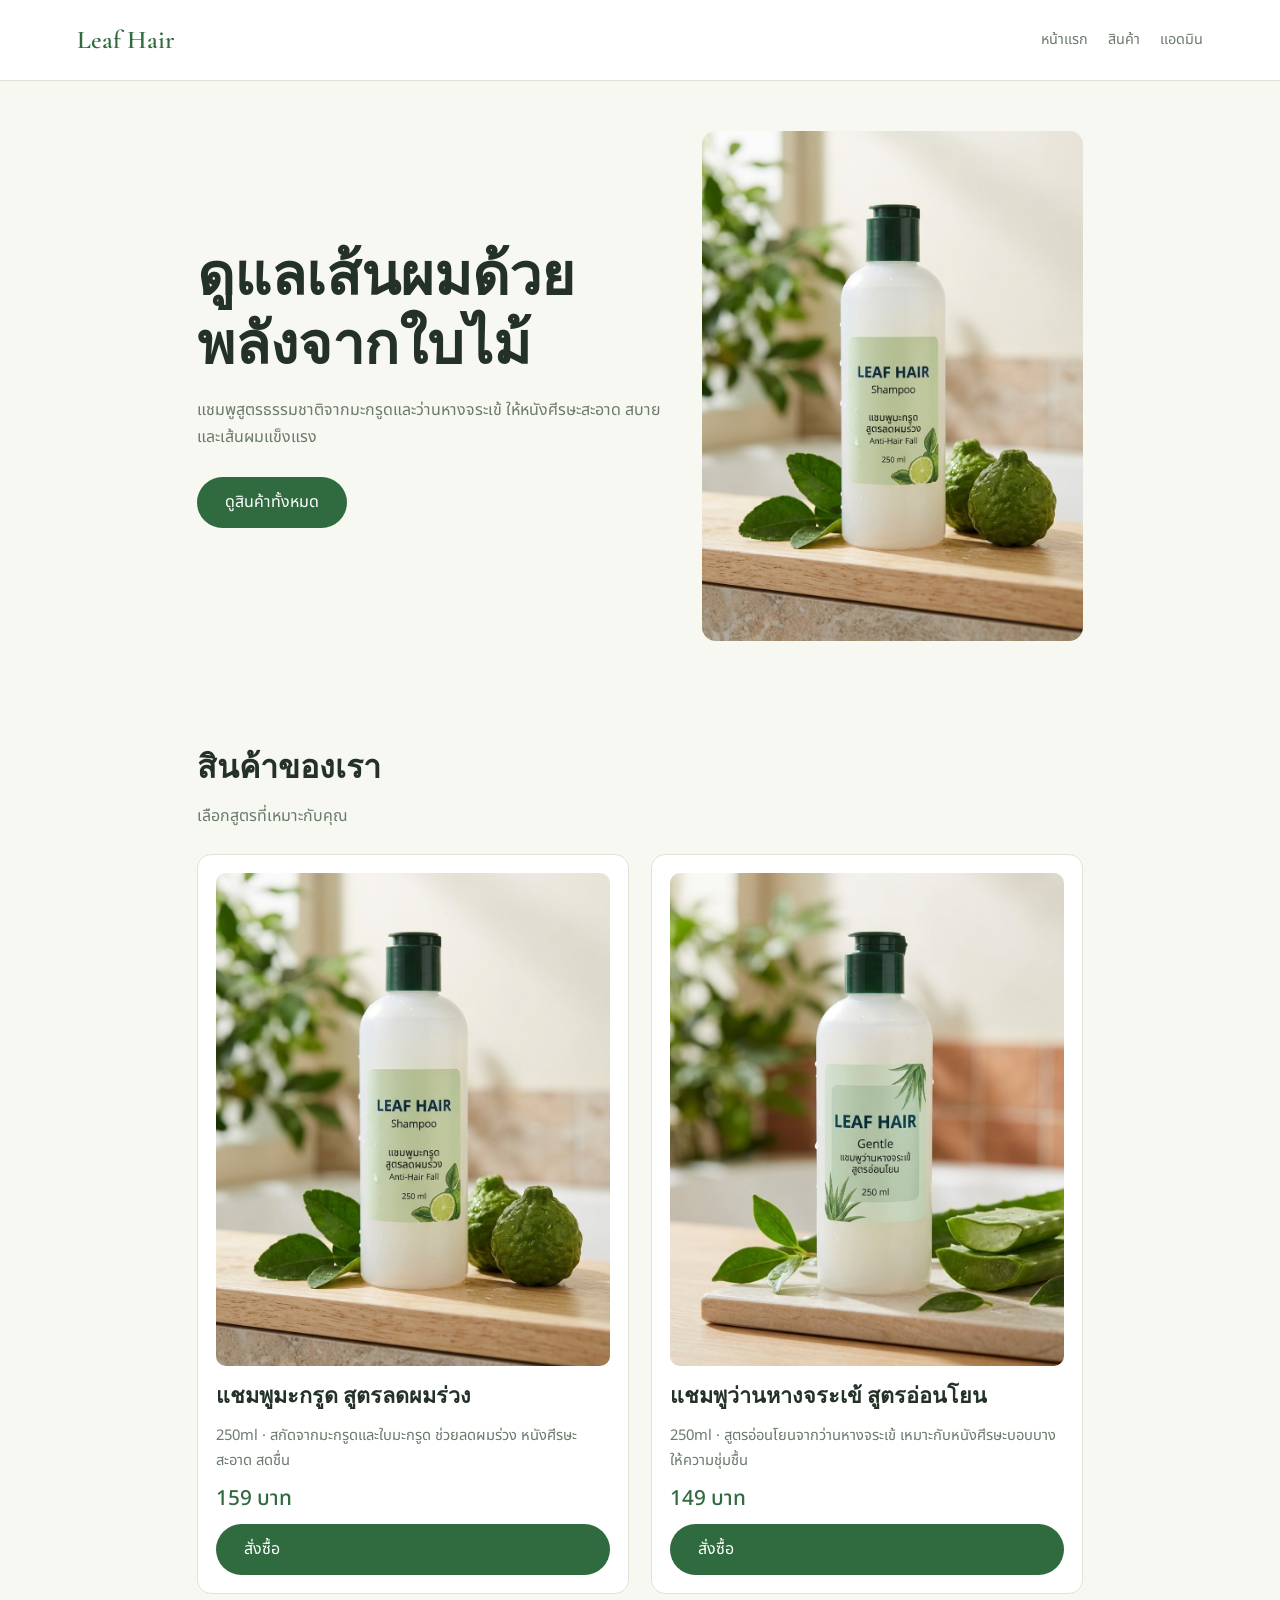
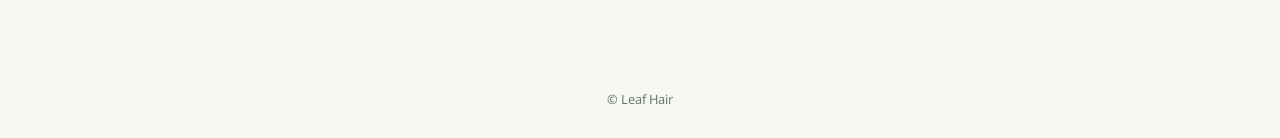
<file: index.html>
<!DOCTYPE html><html lang="th"><head><meta charset="utf-8"><meta name="viewport" content="width=device-width, initial-scale=1"><title>หน้าแรก · Leaf Hair</title><link href="https://fonts.googleapis.com/css2?family=Cormorant+Garamond:wght@500;600&family=Noto+Sans+Thai:wght@300;400;500&display=swap" rel="stylesheet"><link rel="stylesheet" href="style.css"></head><body><nav><a class="logo" href="index.html">Leaf Hair</a><div><a href="index.html">หน้าแรก</a><a href="product.html">สินค้า</a><a href="admin.html">แอดมิน</a></div></nav><main><div class="hero"><div><h1>ดูแลเส้นผมด้วยพลังจากใบไม้</h1><p>แชมพูสูตรธรรมชาติจากมะกรูดและว่านหางจระเข้ ให้หนังศีรษะสะอาด สบาย และเส้นผมแข็งแรง</p><a class="btn" href="product.html">ดูสินค้าทั้งหมด</a></div><img src="images/bergamot.jpg" alt="Leaf Hair"></div><h2>สินค้าของเรา</h2><p class="sub">เลือกสูตรที่เหมาะกับคุณ</p><div class="grid"><div class="card"><img src="images/bergamot.jpg" alt="แชมพูมะกรูด สูตรลดผมร่วง"><h3>แชมพูมะกรูด สูตรลดผมร่วง</h3><p>250ml · สกัดจากมะกรูดและใบมะกรูด ช่วยลดผมร่วง หนังศีรษะสะอาด สดชื่น</p><div class="price">159 บาท</div><a class="btn" href="order.html?sku=SH-01">สั่งซื้อ</a></div><div class="card"><img src="images/aloe.jpg" alt="แชมพูว่านหางจระเข้ สูตรอ่อนโยน"><h3>แชมพูว่านหางจระเข้ สูตรอ่อนโยน</h3><p>250ml · สูตรอ่อนโยนจากว่านหางจระเข้ เหมาะกับหนังศีรษะบอบบาง ให้ความชุ่มชื้น</p><div class="price">149 บาท</div><a class="btn" href="order.html?sku=SH-02">สั่งซื้อ</a></div></div></main><footer>© Leaf Hair</footer><script src="script.js"></script></body></html>
</file>
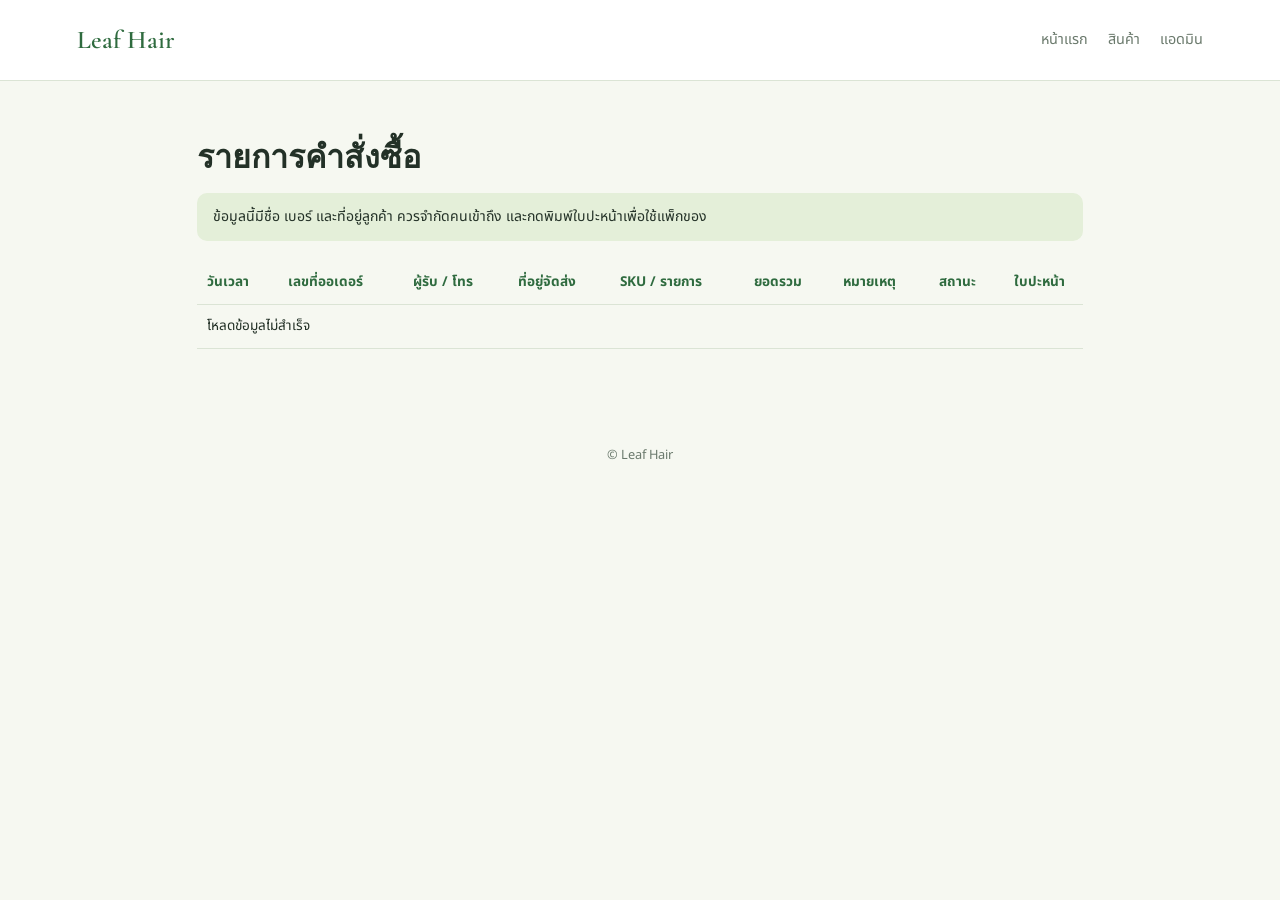
<file: admin.html>
<!DOCTYPE html><html lang="th"><head><meta charset="utf-8"><meta name="viewport" content="width=device-width, initial-scale=1"><title>แอดมิน · Leaf Hair</title><link href="https://fonts.googleapis.com/css2?family=Cormorant+Garamond:wght@500;600&family=Noto+Sans+Thai:wght@300;400;500&display=swap" rel="stylesheet"><link rel="stylesheet" href="style.css"></head><body><nav><a class="logo" href="index.html">Leaf Hair</a><div><a href="index.html">หน้าแรก</a><a href="product.html">สินค้า</a><a href="admin.html">แอดมิน</a></div></nav><main><h2>รายการคำสั่งซื้อ</h2><div class="note">ข้อมูลนี้มีชื่อ เบอร์ และที่อยู่ลูกค้า ควรจำกัดคนเข้าถึง และกดพิมพ์ใบปะหน้าเพื่อใช้แพ็กของ</div><div class="wrap"><table id="ordersTable"><thead><tr><th>วันเวลา</th><th>เลขที่ออเดอร์</th><th>ผู้รับ / โทร</th><th>ที่อยู่จัดส่ง</th><th>SKU / รายการ</th><th>ยอดรวม</th><th>หมายเหตุ</th><th>สถานะ</th><th>ใบปะหน้า</th></tr></thead><tbody></tbody></table></div></main><footer>© Leaf Hair</footer><script src="script.js"></script></body></html>
</file>
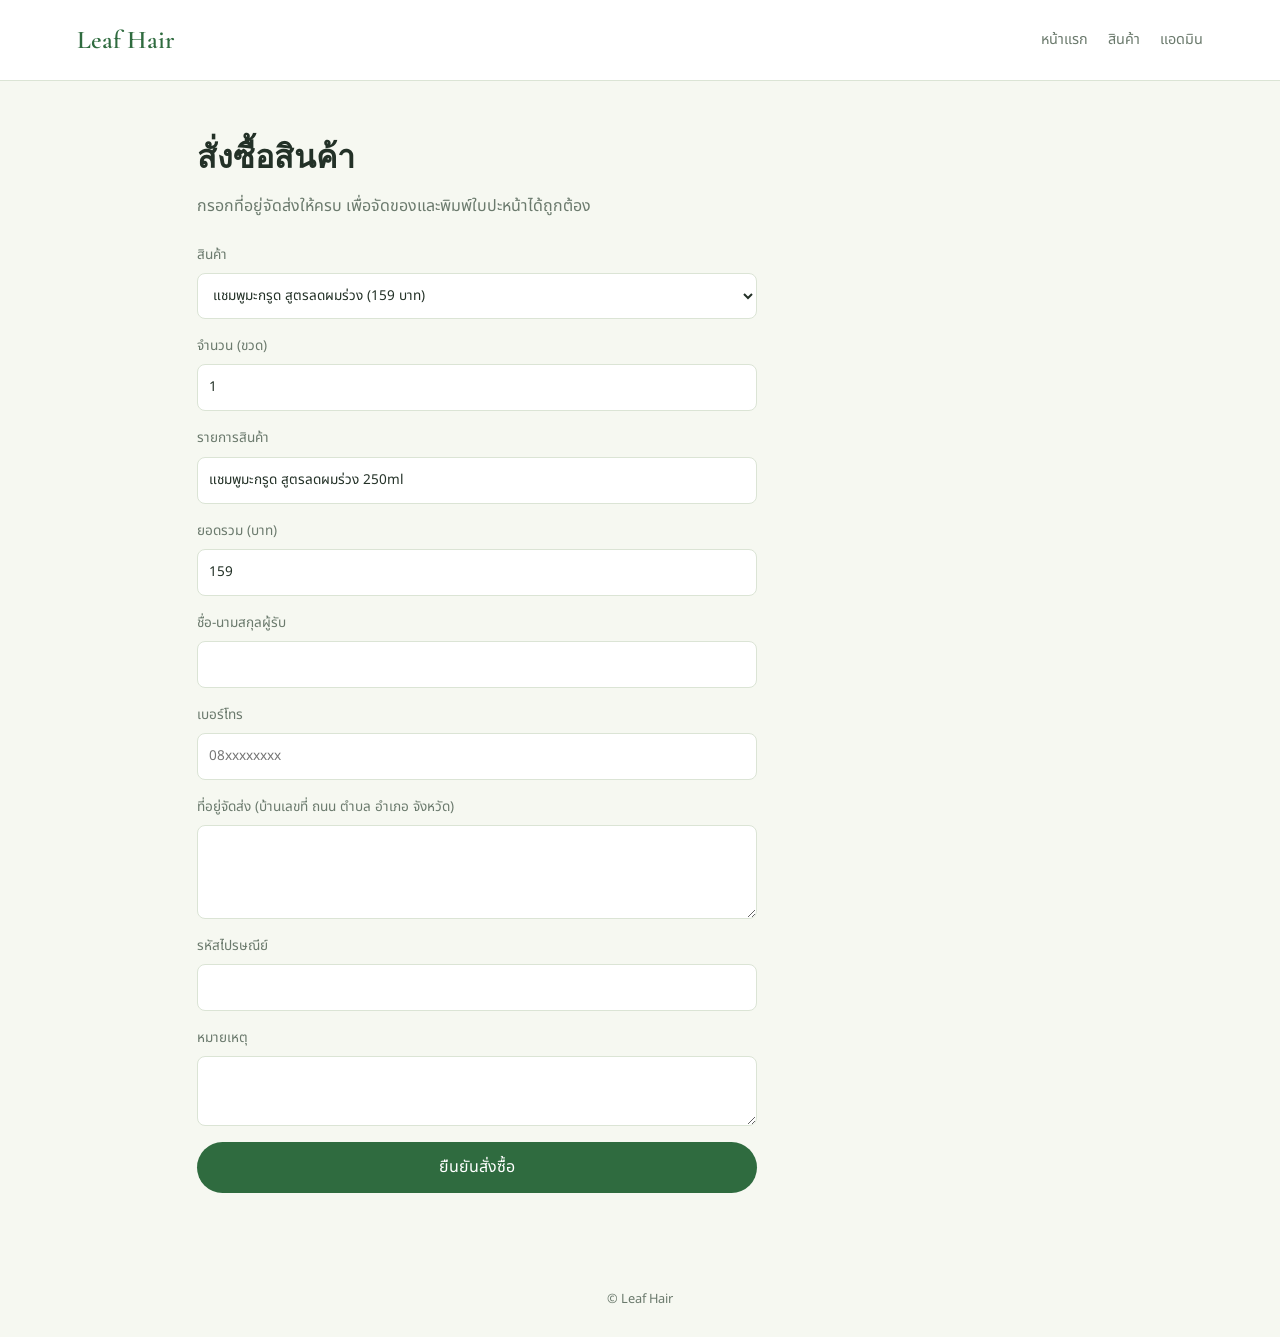
<file: order.html>
<!DOCTYPE html><html lang="th"><head><meta charset="utf-8"><meta name="viewport" content="width=device-width, initial-scale=1"><title>สั่งซื้อ · Leaf Hair</title><link href="https://fonts.googleapis.com/css2?family=Cormorant+Garamond:wght@500;600&family=Noto+Sans+Thai:wght@300;400;500&display=swap" rel="stylesheet"><link rel="stylesheet" href="style.css"></head><body><nav><a class="logo" href="index.html">Leaf Hair</a><div><a href="index.html">หน้าแรก</a><a href="product.html">สินค้า</a><a href="admin.html">แอดมิน</a></div></nav><main><h2>สั่งซื้อสินค้า</h2><p class="sub">กรอกที่อยู่จัดส่งให้ครบ เพื่อจัดของและพิมพ์ใบปะหน้าได้ถูกต้อง</p><form id="orderForm"><label>สินค้า<select id="sku"></select></label><label>จำนวน (ขวด)<input id="qty" type="number" min="1" value="1" required></label><label>รายการสินค้า<input id="items" readonly></label><label>ยอดรวม (บาท)<input id="total" readonly></label><label>ชื่อ-นามสกุลผู้รับ<input id="customerName" required></label><label>เบอร์โทร<input id="phone" required pattern="0[0-9]{8,9}" inputmode="tel" placeholder="08xxxxxxxx"></label><label>ที่อยู่จัดส่ง (บ้านเลขที่ ถนน ตำบล อำเภอ จังหวัด)<textarea id="address" rows="3" required></textarea></label><label>รหัสไปรษณีย์<input id="postcode" required pattern="[0-9]{5}" inputmode="numeric"></label><label>หมายเหตุ<textarea id="note" rows="2"></textarea></label><button class="btn" type="submit">ยืนยันสั่งซื้อ</button></form></main><footer>© Leaf Hair</footer><script src="script.js"></script></body></html>
</file>
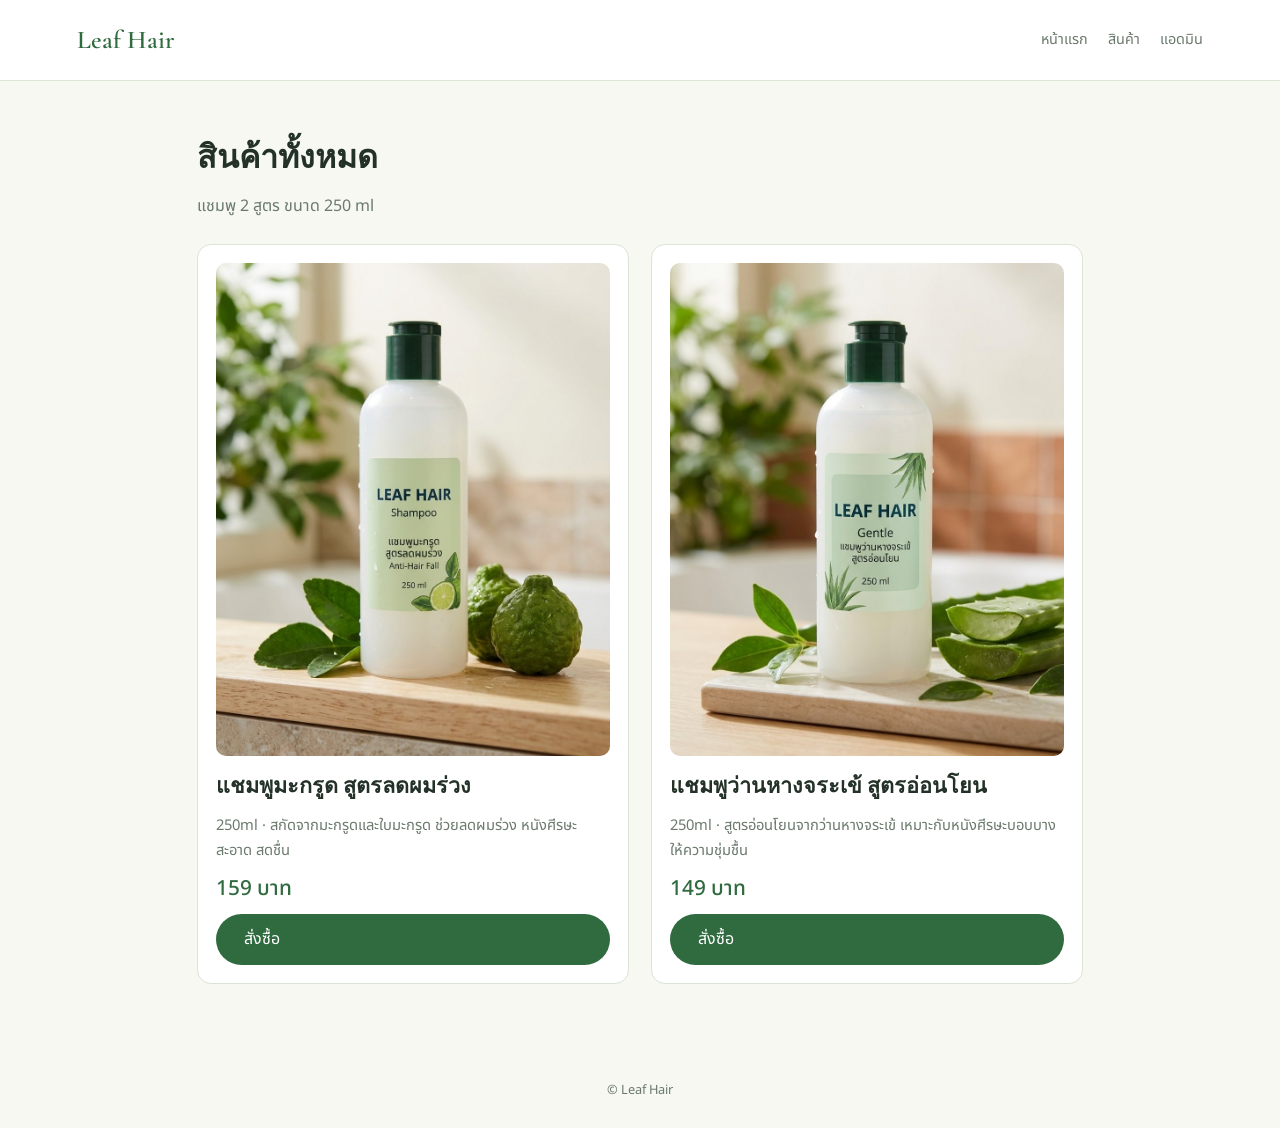
<file: product.html>
<!DOCTYPE html><html lang="th"><head><meta charset="utf-8"><meta name="viewport" content="width=device-width, initial-scale=1"><title>สินค้า · Leaf Hair</title><link href="https://fonts.googleapis.com/css2?family=Cormorant+Garamond:wght@500;600&family=Noto+Sans+Thai:wght@300;400;500&display=swap" rel="stylesheet"><link rel="stylesheet" href="style.css"></head><body><nav><a class="logo" href="index.html">Leaf Hair</a><div><a href="index.html">หน้าแรก</a><a href="product.html">สินค้า</a><a href="admin.html">แอดมิน</a></div></nav><main><h2>สินค้าทั้งหมด</h2><p class="sub">แชมพู 2 สูตร ขนาด 250 ml</p><div id="product-list" class="grid"></div></main><footer>© Leaf Hair</footer><script src="script.js"></script></body></html>
</file>
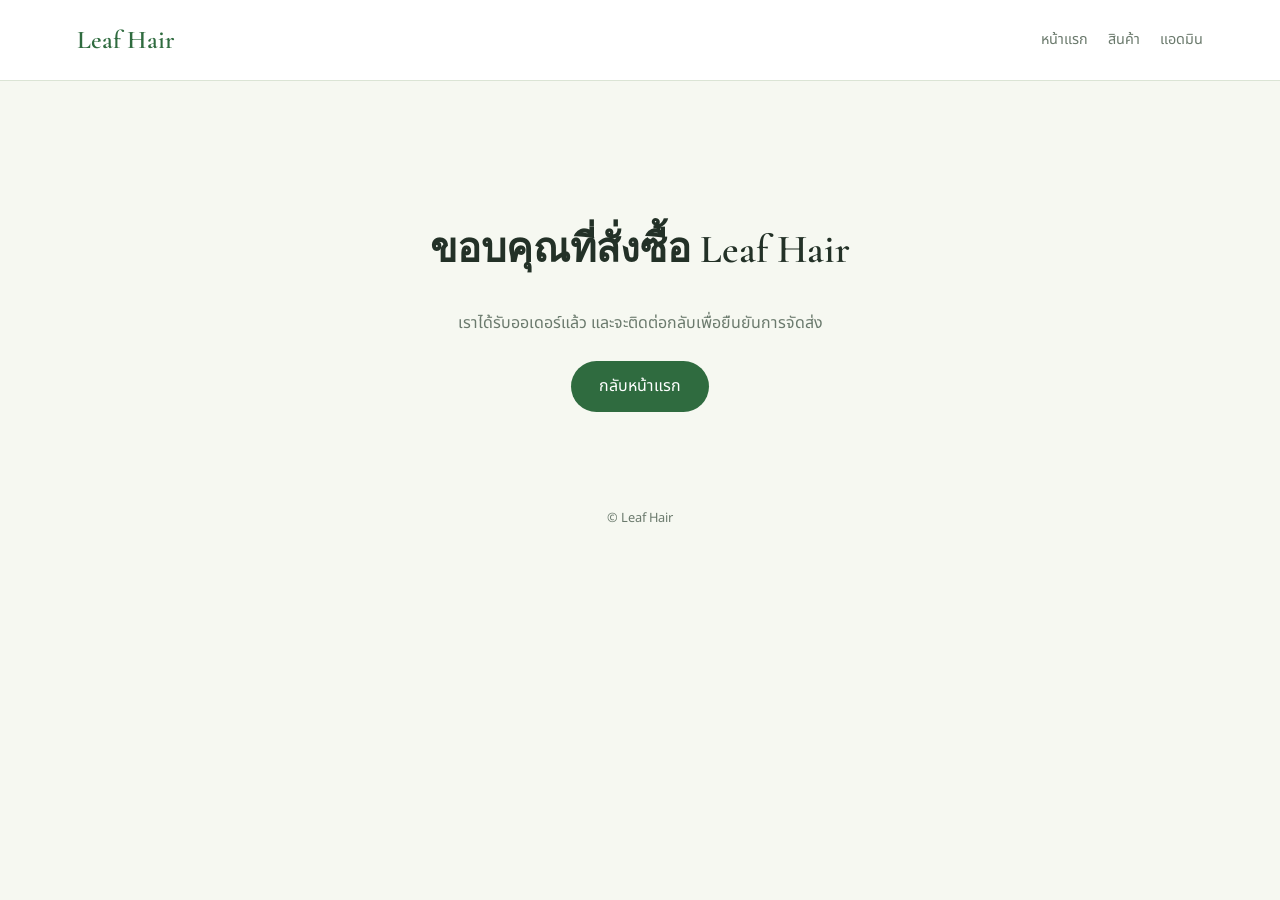
<file: thankyou.html>
<!DOCTYPE html><html lang="th"><head><meta charset="utf-8"><meta name="viewport" content="width=device-width, initial-scale=1"><title>ขอบคุณ · Leaf Hair</title><link href="https://fonts.googleapis.com/css2?family=Cormorant+Garamond:wght@500;600&family=Noto+Sans+Thai:wght@300;400;500&display=swap" rel="stylesheet"><link rel="stylesheet" href="style.css"></head><body><nav><a class="logo" href="index.html">Leaf Hair</a><div><a href="index.html">หน้าแรก</a><a href="product.html">สินค้า</a><a href="admin.html">แอดมิน</a></div></nav><main><div class="center"><h1>ขอบคุณที่สั่งซื้อ Leaf Hair</h1><p class="sub" id="orderId"></p><p class="sub">เราได้รับออเดอร์แล้ว และจะติดต่อกลับเพื่อยืนยันการจัดส่ง</p><a class="btn" href="index.html">กลับหน้าแรก</a></div></main><footer>© Leaf Hair</footer><script src="script.js"></script></body></html>
</file>
<file: style.css>
*{box-sizing:border-box}
:root{--bg:#f6f8f1;--card:#fff;--ink:#233127;--muted:#6b7a6d;--line:#dbe4d5;--green:#2f6b3f;--soft:#e4efd9}
body{margin:0;background:var(--bg);color:var(--ink);font-family:'Noto Sans Thai',system-ui,sans-serif;line-height:1.7}
h1,h2,h3,.logo{font-family:'Cormorant Garamond','Noto Serif Thai',Georgia,serif;font-weight:600}
nav{display:flex;justify-content:space-between;align-items:center;padding:18px 6vw;border-bottom:1px solid var(--line);background:var(--card);flex-wrap:wrap;gap:8px}
.logo{font-size:1.6rem;color:var(--green);text-decoration:none}
nav div a{margin-left:20px;color:var(--muted);text-decoration:none;font-size:.9rem}
main{max-width:1040px;margin:0 auto;padding:0 6vw 70px}
.hero{display:grid;grid-template-columns:1.1fr .9fr;gap:40px;align-items:center;padding:50px 0}
.hero h1{font-size:clamp(2.2rem,5vw,3.6rem);line-height:1.2;margin:0 0 16px}
.hero p{color:var(--muted);margin:0 0 26px}
.hero img{width:100%;border-radius:14px;max-height:520px;object-fit:cover}
.btn{display:inline-block;background:var(--green);color:#fff;border:0;padding:12px 28px;font:inherit;border-radius:999px;cursor:pointer;text-decoration:none}
.btn.line{background:none;border:1px solid var(--green);color:var(--green)}
h2{font-size:2rem;margin:50px 0 8px}.sub{color:var(--muted);margin:0 0 24px}
.grid{display:grid;grid-template-columns:repeat(auto-fit,minmax(260px,1fr));gap:22px}
.card{background:var(--card);border:1px solid var(--line);border-radius:14px;padding:18px;display:flex;flex-direction:column;gap:8px}
.card img{width:100%;aspect-ratio:4/5;object-fit:cover;border-radius:10px}
.card h3{margin:4px 0 0;font-size:1.35rem}.card p{margin:0;color:var(--muted);font-size:.92rem;flex:1}
.price{font-size:1.3rem;color:var(--green);font-weight:500}
form{display:grid;gap:16px;max-width:560px}
label{font-size:.85rem;color:var(--muted);display:grid;gap:6px}
input,select,textarea{font:inherit;padding:11px;border:1px solid var(--line);border-radius:8px;width:100%;background:#fff;color:var(--ink)}
.center{text-align:center;padding-top:12vh}.center h1{font-size:2.5rem}
.wrap{overflow-x:auto}table{border-collapse:collapse;width:100%;min-width:900px;font-size:.85rem}
th,td{text-align:left;padding:10px;border-bottom:1px solid var(--line);vertical-align:top}th{color:var(--green)}
.note{background:var(--soft);padding:12px 16px;border-radius:10px;font-size:.88rem;margin-bottom:20px}
footer{text-align:center;color:var(--muted);font-size:.8rem;padding:26px}
@media(max-width:720px){.hero{grid-template-columns:1fr}}
</file>
